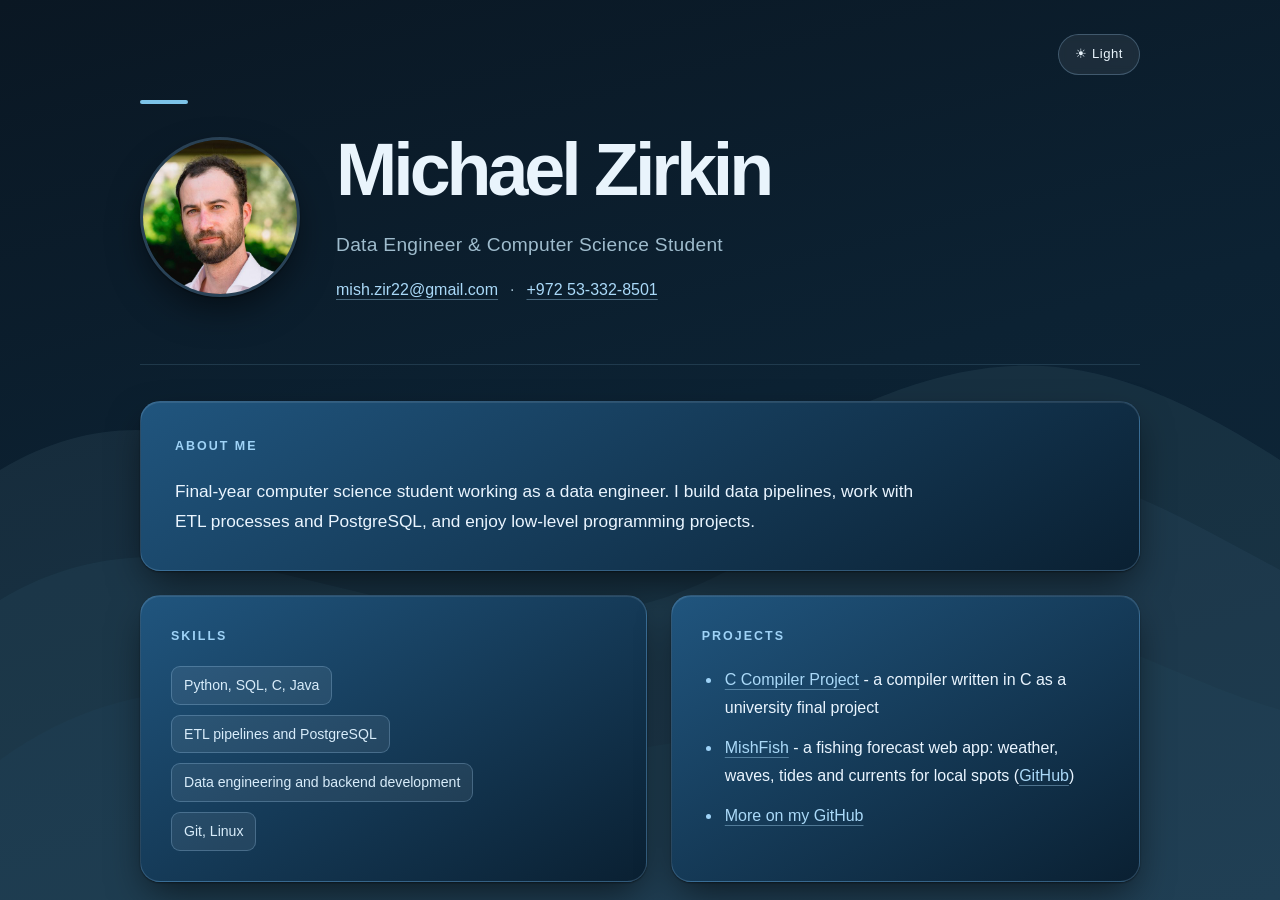
<file: index.html>
<!DOCTYPE html>
<html lang="en">
<head>
  <meta charset="UTF-8">
  <meta name="viewport" content="width=device-width, initial-scale=1.0">
  <title>Michael Zirkin</title>
  <script>
    (function () {
      var t = localStorage.getItem('theme');
      if (t !== 'light' && t !== 'dark') t = 'dark';
      document.documentElement.dataset.theme = t;
    })();
  </script>
  <link rel="stylesheet" href="style.css?v=ocean-4">
</head>
<body>
  <header>
    <button id="theme-toggle" type="button" aria-label="Switch to light mode"></button>
    <div class="hero">
      <img class="portrait" src="1-profile.jpg" width="160" height="160" alt="Portrait of Michael Zirkin">
      <div class="hero-text">
      <h1>Michael Zirkin</h1>
      <p class="tagline">Data Engineer &amp; Computer Science Student</p>
      <p class="contact">
        <a href="mailto:mish.zir22@gmail.com">mish.zir22@gmail.com</a>
        <span class="dot" aria-hidden="true">&middot;</span>
        <a href="tel:+972533328501">+972 53-332-8501</a>
      </p>
      </div>
    </div>
  </header>

  <main>
    <section id="about">
      <h2>About me</h2>
      <p>
        Final-year computer science student working as a data engineer.
        I build data pipelines, work with ETL processes and PostgreSQL,
        and enjoy low-level programming projects.
      </p>
    </section>

    <section id="skills">
      <h2>Skills</h2>
      <ul>
        <li>Python, SQL, C, Java</li>
        <li>ETL pipelines and PostgreSQL</li>
        <li>Data engineering and backend development</li>
        <li>Git, Linux</li>
      </ul>
    </section>

    <section id="projects">
      <h2>Projects</h2>
      <ul>
        <li>
          <a href="https://github.com/MishkaZK/OpenU-C-project-">C Compiler Project</a>
          - a compiler written in C as a university final project
        </li>
        <li>
          <a href="https://mishkazk.github.io/mishfish-forecast/">MishFish</a>
          - a fishing forecast web app: weather, waves, tides and currents for local spots
          (<a href="https://github.com/MishkaZK/mishfish-forecast">GitHub</a>)
        </li>
        <li>
          <a href="https://github.com/MishkaZK">More on my GitHub</a>
        </li>
      </ul>
    </section>

  </main>

  <script>
    (function () {
      var btn = document.getElementById('theme-toggle');
      function sync() {
        var dark = document.documentElement.dataset.theme !== 'light';
        btn.textContent = dark ? '\u2600 Light' : '\u263E Dark';
        btn.setAttribute('aria-label', dark ? 'Switch to light mode' : 'Switch to dark mode');
      }
      btn.addEventListener('click', function () {
        var next = document.documentElement.dataset.theme === 'light' ? 'dark' : 'light';
        document.documentElement.dataset.theme = next;
        localStorage.setItem('theme', next);
        sync();
      });
      sync();
    })();
  </script>
</body>
</html>
</file>
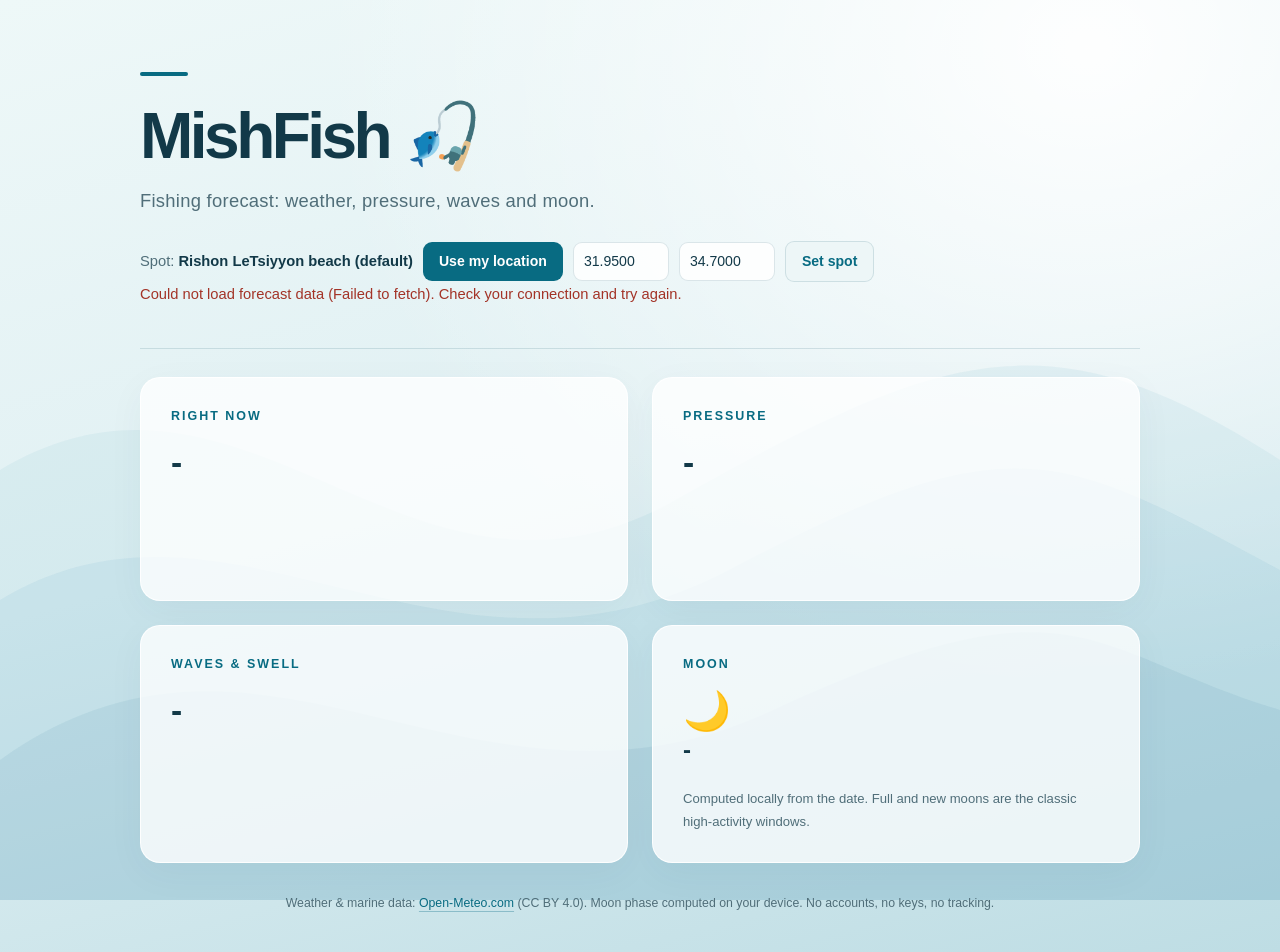
<file: mishfish/mishfish/mishfish/index.html>
<!DOCTYPE html>
<html lang="en">
<head>
<meta charset="UTF-8">
<meta name="viewport" content="width=device-width, initial-scale=1.0">
<title>MishFish - Fishing Forecast</title>
<meta name="description" content="Fishing forecast with live weather, barometric pressure trend, wave and swell trends, and moon phase.">
<style>
/* Ocean palette, same house style as the portfolio. No libraries, no tracking. */
:root {
  color-scheme: light;
  --ink: #123948;
  --muted: #506e79;
  --ocean: #086b82;
  --line: rgba(50, 110, 127, .17);
}
* { box-sizing: border-box; margin: 0; padding: 0; }
html { min-height: 100%; scroll-behavior: smooth; }
body {
  min-height: 100vh;
  font-family: -apple-system, BlinkMacSystemFont, "Segoe UI", sans-serif;
  color: var(--ink);
  line-height: 1.75;
  padding: 0 28px;
  background: #eef7f8;
  background-image:
    radial-gradient(ellipse at 85% 5%, rgba(255,255,255,.94), transparent 50%),
    linear-gradient(165deg, #eef8f8 0%, #e0f0f3 48%, #bedde4 100%);
}
body::before {
  content: "";
  position: fixed;
  inset: 0;
  z-index: -1;
  pointer-events: none;
  background: url("data:image/svg+xml,%3Csvg xmlns='http://www.w3.org/2000/svg' viewBox='0 0 1440 900' preserveAspectRatio='none'%3E%3Cpath d='M0 470C280 320 460 650 760 500S1180 310 1440 460V900H0Z' fill='%2395c8d5' opacity='.15'/%3E%3Cpath d='M0 600C260 460 500 720 820 570S1190 450 1440 570V900H0Z' fill='%236fadc2' opacity='.12'/%3E%3Cpath d='M0 760C300 570 530 850 870 710S1220 650 1440 710V900H0Z' fill='%234786a4' opacity='.10'/%3E%3C/svg%3E") center bottom / cover no-repeat;
}
header, main, footer { width: min(100%, 1000px); margin-inline: auto; }
header { position: relative; padding: 72px 0 40px; border-bottom: 1px solid var(--line); margin-bottom: 28px; }
header::before { content: ""; display: block; width: 48px; height: 4px; background: var(--ocean); border-radius: 10px; margin-bottom: 26px; }
h1 { font-size: clamp(2.4rem, 6vw, 4rem); line-height: 1.08; letter-spacing: -.055em; font-weight: 750; }
h1 .fish { letter-spacing: 0; }
.tagline { margin-top: 14px; color: var(--muted); font-size: clamp(1rem, 2vw, 1.15rem); letter-spacing: .015em; }
.locbar {
  margin-top: 24px; display: flex; flex-wrap: wrap; align-items: center; gap: 10px;
  color: var(--muted); font-size: .92rem;
}
.locbar .place { color: var(--ink); font-weight: 600; }
button {
  font: inherit; font-size: .88rem; font-weight: 650; cursor: pointer;
  color: #fff; background: var(--ocean); border: 0; border-radius: 9px; padding: 7px 16px;
}
button:hover { background: #00485d; }
button.ghost { color: var(--ocean); background: #edf6f7; border: 1px solid var(--line); }
button.ghost:hover { background: #dff0f2; }
.locbar input {
  font: inherit; font-size: .88rem; color: var(--ink); width: 96px;
  border: 1px solid var(--line); border-radius: 9px; padding: 6px 10px; background: rgba(255,255,255,.85);
}
main { display: grid; grid-template-columns: 1fr 1fr; gap: 24px; }
section { padding: 28px 30px; border: 1px solid rgba(255,255,255,.85); border-radius: 20px; background: rgba(255,255,255,.78); box-shadow: 0 10px 38px rgba(21,77,95,.045); }
h2 { font-size: .78rem; font-weight: 750; letter-spacing: .16em; text-transform: uppercase; color: var(--ocean); margin-bottom: 16px; }
.big { font-size: 2.1rem; font-weight: 720; letter-spacing: -.02em; line-height: 1.15; }
.big small { font-size: 1rem; font-weight: 600; color: var(--muted); letter-spacing: 0; }
.rows { margin-top: 12px; display: flex; flex-direction: column; gap: 7px; font-size: .95rem; }
.rows .k { color: var(--muted); }
.pill { display: inline-block; border-radius: 999px; padding: 3px 13px; font-size: .82rem; font-weight: 700; margin-top: 10px; }
.pill.up { background: #fdeaea; color: #a33327; }
.pill.down { background: #e7f4e4; color: #2e6b34; }
.pill.flat { background: #edf6f7; color: var(--muted); }
.note { margin-top: 12px; font-size: .82rem; color: var(--muted); }
.spark { margin-top: 14px; width: 100%; height: 64px; display: block; }
.spark polyline { fill: none; stroke: var(--ocean); stroke-width: 2; stroke-linejoin: round; stroke-linecap: round; }
.spark .now { fill: var(--ocean); }
.spark .base { stroke: var(--line); stroke-width: 1; }
.moonface { font-size: 2.4rem; line-height: 1; }
.err { grid-column: 1 / -1; color: #a33327; font-size: .92rem; display: none; }
a { color: var(--ocean); text-decoration-color: rgba(8,107,130,.32); text-underline-offset: 4px; }
a:hover { color: #00485d; text-decoration-color: currentColor; }
footer { text-align: center; padding: 30px 12px 38px; color: var(--muted); font-size: .77rem; }
@media (max-width: 640px) {
  body { padding-inline: 20px; }
  header { padding: 52px 0 30px; margin-bottom: 22px; }
  main { grid-template-columns: 1fr; gap: 16px; }
  section { padding: 22px; border-radius: 16px; }
  .big { font-size: 1.8rem; }
}
@media (prefers-reduced-motion: reduce) { html { scroll-behavior: auto; } }
</style>
</head>
<body>
<header>
  <h1>MishFish <span class="fish">🎣</span></h1>
  <p class="tagline">Fishing forecast: weather, pressure, waves and moon.</p>
  <div class="locbar">
    <span>Spot: <span class="place" id="place">locating...</span></span>
    <button id="geoBtn" type="button">Use my location</button>
    <input id="latIn" type="number" step="any" min="-90" max="90" placeholder="lat" aria-label="latitude">
    <input id="lonIn" type="number" step="any" min="-180" max="180" placeholder="lon" aria-label="longitude">
    <button id="setBtn" type="button" class="ghost">Set spot</button>
  </div>
  <div class="err" id="errBox"></div>
</header>

<main>
  <section id="now">
    <h2>Right now</h2>
    <div class="big" id="nowTemp">-</div>
    <div class="rows" id="nowRows"></div>
  </section>

  <section id="pressure">
    <h2>Pressure</h2>
    <div class="big" id="pNow">-</div>
    <div id="pTrend"></div>
    <svg class="spark" id="pSpark" viewBox="0 0 300 64" preserveAspectRatio="none" aria-hidden="true"></svg>
    <p class="note" id="pNote"></p>
  </section>

  <section id="waves">
    <h2>Waves &amp; swell</h2>
    <div class="big" id="wNow">-</div>
    <div id="wTrend"></div>
    <div class="rows" id="wRows"></div>
    <svg class="spark" id="wSpark" viewBox="0 0 300 64" preserveAspectRatio="none" aria-hidden="true"></svg>
  </section>

  <section id="moon">
    <h2>Moon</h2>
    <div class="moonface" id="mEmoji">🌙</div>
    <div class="big" id="mPhase" style="font-size:1.5rem; margin-top:6px;">-</div>
    <div class="rows" id="mRows"></div>
    <p class="note">Computed locally from the date. Full and new moons are the classic high-activity windows.</p>
  </section>
</main>

<footer>
  Weather &amp; marine data: <a href="https://open-meteo.com/" rel="noopener">Open-Meteo.com</a> (CC BY 4.0). Moon phase computed on your device. No accounts, no keys, no tracking.
</footer>

<script>
const DEFAULT = { lat: 31.95, lon: 34.70, label: "Rishon LeTsiyyon beach (default)" };
let SPOT = { ...DEFAULT };

const WMO = {0:"Clear sky",1:"Mainly clear",2:"Partly cloudy",3:"Overcast",45:"Fog",48:"Icy fog",51:"Light drizzle",53:"Drizzle",55:"Heavy drizzle",56:"Freezing drizzle",57:"Freezing drizzle",61:"Light rain",63:"Rain",65:"Heavy rain",66:"Freezing rain",67:"Freezing rain",71:"Light snow",73:"Snow",75:"Heavy snow",77:"Snow grains",80:"Light showers",81:"Showers",82:"Heavy showers",85:"Snow showers",86:"Snow showers",95:"Thunderstorm",96:"Thunderstorm, hail",99:"Thunderstorm, heavy hail"};

const $ = id => document.getElementById(id);
const fmt = (v, d=1) => (v === null || v === undefined || isNaN(v)) ? "-" : (+v).toFixed(d);
const degToCompass = d => ["N","NNE","NE","ENE","E","ESE","SE","SSE","S","SSW","SW","WSW","W","WNW","NW","NNW"][Math.round(d/22.5)%16];
const kmhToKn = k => k * 0.539957;

function hourIndex(times) {
  const now = Date.now();
  let best = 0, bestDiff = Infinity;
  times.forEach((t, i) => {
    const diff = Math.abs(new Date(t).getTime() - now);
    if (diff < bestDiff) { bestDiff = diff; best = i; }
  });
  return best;
}

function trend(nowV, pastV, unit, thresh, invert) {
  if (nowV === null || pastV === null || nowV === undefined || pastV === undefined) return "";
  const d = nowV - pastV;
  let cls = "flat", arrow = "→", word = "Steady";
  if (d > thresh) { cls = invert ? "down" : "up"; arrow = "↑"; word = "Rising"; }
  else if (d < -thresh) { cls = invert ? "up" : "down"; arrow = "↓"; word = "Falling"; }
  const sign = d > 0 ? "+" : "";
  return `<span class="pill ${cls}">${arrow} ${word} ${sign}${fmt(d,1)} ${unit} / 3h</span>`;
}

function spark(svg, values, times, idx) {
  const vals = values.filter(v => v !== null && v !== undefined);
  if (!vals.length) { svg.innerHTML = ""; return; }
  const min = Math.min(...vals), max = Math.max(...vals), span = (max - min) || 1;
  const W = 300, H = 64, pad = 6;
  const n = values.length;
  const pts = values.map((v, i) => {
    if (v === null || v === undefined) return null;
    const x = pad + (i / (n - 1)) * (W - 2 * pad);
    const y = H - pad - ((v - min) / span) * (H - 2 * pad);
    return [x, y];
  });
  let d = "", started = false;
  pts.forEach(p => { if (!p) { started = false; return; } d += (started ? "L" : "M") + p[0].toFixed(1) + " " + p[1].toFixed(1) + " "; started = true; });
  const nowP = pts[idx];
  svg.innerHTML =
    `<line class="base" x1="${pad}" y1="${H-pad}" x2="${W-pad}" y2="${H-pad}"></line>` +
    `<path d="${d}" style="fill:none;stroke:var(--ocean);stroke-width:2;stroke-linejoin:round;stroke-linecap:round"></path>` +
    (nowP ? `<circle class="now" cx="${nowP[0].toFixed(1)}" cy="${nowP[1].toFixed(1)}" r="3.5"></circle>` : "");
}

function moonInfo(date) {
  const synodic = 29.53058867;
  const known = Date.UTC(2000, 0, 6, 18, 14); // known new moon
  const age = (((date.getTime() - known) / 86400000) % synodic + synodic) % synodic;
  const illum = (1 - Math.cos(2 * Math.PI * age / synodic)) / 2;
  const phases = [
    [1.84566, "New moon", "🌑"], [5.53699, "Waxing crescent", "🌒"], [9.22831, "First quarter", "🌓"],
    [12.91963, "Waxing gibbous", "🌔"], [16.61096, "Full moon", "🌕"], [20.30228, "Waning gibbous", "🌖"],
    [23.99361, "Last quarter", "🌗"], [27.68493, "Waning crescent", "🌘"], [synodic + 1, "New moon", "🌑"]
  ];
  const [, name, emoji] = phases.find(p => age < p[0]);
  const waxing = age < synodic / 2;
  const toFull = ((synodic / 2) - age + synodic) % synodic;
  const toNew = (synodic - age) % synodic;
  return { age, illum, name, emoji, waxing, toFull, toNew };
}

function renderMoon() {
  const m = moonInfo(new Date());
  $("mEmoji").textContent = m.emoji;
  $("mPhase").textContent = m.name;
  $("mRows").innerHTML =
    `<div><span class="k">Illumination:</span> ${Math.round(m.illum * 100)}%</div>` +
    `<div><span class="k">Moon age:</span> ${fmt(m.age,1)} days</div>` +
    `<div><span class="k">Trend:</span> ${m.waxing ? "Waxing (growing toward full)" : "Waning (shrinking toward new)"}</div>` +
    `<div><span class="k">Next full moon:</span> in ${Math.ceil(m.toFull)} day${Math.ceil(m.toFull) === 1 ? "" : "s"}</div>` +
    `<div><span class="k">Next new moon:</span> in ${Math.ceil(m.toNew)} day${Math.ceil(m.toNew) === 1 ? "" : "s"}</div>`;
}

function showErr(msg) { const e = $("errBox"); e.textContent = msg; e.style.display = msg ? "block" : "none"; }

async function load(spot) {
  showErr("");
  $("place").textContent = spot.label;
  $("latIn").value = spot.lat.toFixed(4);
  $("lonIn").value = spot.lon.toFixed(4);
  const fUrl = `https://api.open-meteo.com/v1/forecast?latitude=${spot.lat}&longitude=${spot.lon}` +
    `&current=temperature_2m,weather_code,wind_speed_10m,wind_direction_10m,wind_gusts_10m` +
    `&hourly=pressure_msl&past_days=1&forecast_days=2&timezone=auto&wind_speed_unit=kmh`;
  const mUrl = `https://marine-api.open-meteo.com/v1/marine?latitude=${spot.lat}&longitude=${spot.lon}` +
    `&hourly=wave_height,wave_period,wave_direction,swell_wave_height,swell_wave_period,swell_wave_direction,sea_surface_temperature` +
    `&past_days=1&forecast_days=2&timezone=auto`;
  let fc, mc;
  try {
    [fc, mc] = await Promise.all([
      fetch(fUrl).then(r => { if (!r.ok) throw new Error("weather " + r.status); return r.json(); }),
      fetch(mUrl).then(r => { if (!r.ok) throw new Error("marine " + r.status); return r.json(); })
    ]);
  } catch (e) {
    showErr("Could not load forecast data (" + e.message + "). Check your connection and try again.");
    return;
  }

  // Right now
  const c = fc.current;
  $("nowTemp").innerHTML = `${fmt(c.temperature_2m,1)}<small> °C · ${WMO[c.weather_code] || "Weather code " + c.weather_code}</small>`;
  $("nowRows").innerHTML =
    `<div><span class="k">Wind:</span> ${fmt(c.wind_speed_10m,0)} km/h (${fmt(kmhToKn(c.wind_speed_10m),0)} kn) from ${degToCompass(c.wind_direction_10m)} (${Math.round(c.wind_direction_10m)}°)</div>` +
    `<div><span class="k">Gusts:</span> ${fmt(c.wind_gusts_10m,0)} km/h</div>`;

  // Pressure
  const pTimes = fc.hourly.time, pVals = fc.hourly.pressure_msl;
  const pi = hourIndex(pTimes);
  const pNow = pVals[pi], p3 = pVals[Math.max(0, pi - 3)];
  $("pNow").innerHTML = `${fmt(pNow,1)}<small> hPa (sea level)</small>`;
  $("pTrend").innerHTML = trend(pNow, p3, "hPa", 0.7, false);
  spark($("pSpark"), pVals.slice(Math.max(0, pi - 23), pi + 1), pTimes, Math.min(23, pi));
  const pDiff = (pNow !== null && p3 !== null) ? pNow - p3 : 0;
  $("pNote").textContent = pDiff < -0.7
    ? "Falling pressure often turns fish on. Good window."
    : pDiff > 0.7
    ? "Rising pressure can slow the bite right after a front, then settle into decent fishing."
    : "Stable pressure, fish keep their usual pattern.";

  // Waves
  const wVals = mc.hourly.wave_height;
  const hasMarine = wVals && wVals.some(v => v !== null);
  if (hasMarine) {
    const wTimes = mc.hourly.time;
    const wi = hourIndex(wTimes);
    const h = mc.hourly;
    const wNow = h.wave_height[wi], w3 = h.wave_height[Math.max(0, wi - 3)];
    $("wNow").innerHTML = `${fmt(wNow,2)}<small> m waves · ${fmt(h.wave_period[wi],0)} s period</small>`;
    $("wTrend").innerHTML = trend(wNow, w3, "m", 0.1, false);
    $("wRows").innerHTML =
      `<div><span class="k">Wave direction:</span> ${degToCompass(h.wave_direction[wi])} (${Math.round(h.wave_direction[wi])}°)</div>` +
      `<div><span class="k">Swell:</span> ${fmt(h.swell_wave_height[wi],2)} m · ${fmt(h.swell_wave_period[wi],0)} s from ${degToCompass(h.swell_wave_direction[wi])}</div>` +
      `<div><span class="k">Sea temperature:</span> ${fmt(h.sea_surface_temperature[wi],1)} °C</div>`;
    spark($("wSpark"), h.wave_height.slice(Math.max(0, wi - 23), wi + 1), wTimes, Math.min(23, wi));
  } else {
    $("wNow").textContent = "-";
    $("wTrend").innerHTML = "";
    $("wRows").innerHTML = `<div>No marine data for this spot. It may be too far inland - try a point closer to the coast.</div>`;
    spark($("wSpark"), [], [], 0);
  }

  renderMoon();
}

$("geoBtn").addEventListener("click", () => {
  if (!navigator.geolocation) { showErr("Geolocation is not supported by this browser."); return; }
  $("place").textContent = "locating...";
  navigator.geolocation.getCurrentPosition(
    pos => load({ lat: pos.coords.latitude, lon: pos.coords.longitude, label: "your location" }),
    err => {
      load({ ...DEFAULT });
      showErr("Location unavailable (" + err.message + "). Showing the default spot - enter coordinates to pick another.");
    },
    { timeout: 10000, maximumAge: 300000 }
  );
});

$("setBtn").addEventListener("click", () => {
  const lat = parseFloat($("latIn").value), lon = parseFloat($("lonIn").value);
  if (isNaN(lat) || isNaN(lon) || lat < -90 || lat > 90 || lon < -180 || lon > 180) {
    showErr("Enter a valid latitude (-90..90) and longitude (-180..180).");
    return;
  }
  load({ lat, lon, label: `${lat.toFixed(3)}, ${lon.toFixed(3)}` });
});

load({ ...DEFAULT });
$("geoBtn").click();
</script>
</body>
</html>
</file>
<file: style.css>
/* Ocean palette. No libraries, tracking, or external image requests.
   Night mode is the default; the header toggle switches themes and the
   choice is remembered in localStorage. Every card carries its own blue
   grade, bright to dark, and floats above the background. */
:root, [data-theme="dark"] {
  color-scheme: dark;
  --ink: #e9f4fc;
  --muted: #9fbccd;
  --ocean: #7cc3e8;
  --line: rgba(140, 190, 225, .16);
  --page-1: #0a1723;
  --page-2: #0c2233;
  --page-3: #10293c;
  --wave-opacity: .55;
  /* per-card blue grade: bright -> dark inside each card */
  --card-hi: #20557e;
  --card-lo: #0a2032;
  --card-ink: #eaf5ff;
  --card-muted: #bcd8ec;
  --card-heading: #9fd3f7;
  --card-border: rgba(150, 200, 240, .22);
  --chip-bg: rgba(255, 255, 255, .07);
  --chip-border: rgba(160, 205, 240, .28);
  --chip-ink: #d8ecfa;
  --link: #aad9f8;
  --link-hover: #ffffff;
  --shadow-pop: 0 1px 2px rgba(0, 0, 0, .45), 0 16px 38px -8px rgba(0, 0, 0, .6), inset 0 1px 0 rgba(255, 255, 255, .09);
  --shadow-pop-hover: 0 2px 4px rgba(0, 0, 0, .5), 0 24px 48px -10px rgba(0, 0, 0, .66), inset 0 1px 0 rgba(255, 255, 255, .12);
}
[data-theme="light"] {
  color-scheme: light;
  --ink: #123948;
  --muted: #3f5d6a;
  --ocean: #086b82;
  --line: rgba(50, 110, 127, .17);
  --page-1: #eef8f8;
  --page-2: #e0f0f3;
  --page-3: #bedde4;
  --wave-opacity: 1;
  --card-hi: #eaf5fe;
  --card-lo: #9ccbf0;
  --card-ink: #123948;
  --card-muted: #31596b;
  --card-heading: #075e74;
  --card-border: rgba(255, 255, 255, .6);
  --chip-bg: rgba(255, 255, 255, .55);
  --chip-border: rgba(16, 52, 84, .14);
  --chip-ink: #17475c;
  --link: #075e74;
  --link-hover: #00485d;
  --shadow-pop: 0 1px 2px rgba(16, 52, 84, .12), 0 14px 34px -8px rgba(16, 52, 84, .30), inset 0 1px 0 rgba(255, 255, 255, .55);
  --shadow-pop-hover: 0 2px 4px rgba(16, 52, 84, .14), 0 22px 44px -10px rgba(16, 52, 84, .38), inset 0 1px 0 rgba(255, 255, 255, .6);
}
* { box-sizing: border-box; margin: 0; padding: 0; }
html { min-height: 100%; scroll-behavior: smooth; }
body {
  min-height: 100vh;
  font-family: -apple-system, BlinkMacSystemFont, "Segoe UI", sans-serif;
  color: var(--ink);
  line-height: 1.75;
  padding: 0 28px;
  background: var(--page-1);
  background-image: linear-gradient(165deg, var(--page-1) 0%, var(--page-2) 48%, var(--page-3) 100%);
}
body::before {
  content: "";
  position: fixed;
  inset: 0;
  z-index: -1;
  pointer-events: none;
  opacity: var(--wave-opacity);
  background: url("data:image/svg+xml,%3Csvg xmlns='http://www.w3.org/2000/svg' viewBox='0 0 1440 900' preserveAspectRatio='none'%3E%3Cpath d='M0 470C280 320 460 650 760 500S1180 310 1440 460V900H0Z' fill='%2395c8d5' opacity='.15'/%3E%3Cpath d='M0 600C260 460 500 720 820 570S1190 450 1440 570V900H0Z' fill='%236fadc2' opacity='.12'/%3E%3Cpath d='M0 760C300 570 530 850 870 710S1220 650 1440 710V900H0Z' fill='%234786a4' opacity='.10'/%3E%3C/svg%3E") center bottom / cover no-repeat;
}
header, main, footer { width: min(100%, 1000px); margin-inline: auto; }
header { position: relative; padding: 100px 0 60px; border-bottom: 1px solid var(--line); margin-bottom: 36px; }
header::before { content: ""; display: block; width: 48px; height: 4px; background: var(--ocean); border-radius: 10px; margin-bottom: 26px; }
h1 { font-size: clamp(2.6rem, 6vw, 4.6rem); line-height: 1.08; letter-spacing: -.055em; font-weight: 750; }
.tagline { margin-top: 19px; color: var(--muted); font-size: clamp(1rem, 2vw, 1.2rem); letter-spacing: .015em; }
#theme-toggle {
  position: absolute;
  top: 34px;
  right: 0;
  font: inherit;
  font-size: .82rem;
  letter-spacing: .04em;
  color: var(--ink);
  background: var(--chip-bg);
  border: 1px solid var(--chip-border);
  border-radius: 999px;
  padding: 8px 16px;
  cursor: pointer;
  backdrop-filter: blur(4px);
  transition: transform .18s ease, border-color .18s ease;
}
#theme-toggle:hover { transform: translateY(-2px); border-color: var(--ocean); }
#theme-toggle:focus-visible { outline: 2px solid var(--ocean); outline-offset: 4px; }
main { display: grid; grid-template-columns: 1.08fr 1fr; gap: 24px; }
section {
  padding: 30px;
  border: 1px solid var(--card-border);
  border-radius: 20px;
  color: var(--card-ink);
  background: linear-gradient(150deg, var(--card-hi) 0%, var(--card-lo) 100%);
  box-shadow: var(--shadow-pop);
  transition: transform .18s ease, box-shadow .18s ease;
}
section:hover { transform: translateY(-3px); box-shadow: var(--shadow-pop-hover); }
#about { grid-column: 1 / -1; padding: 34px; }
#about p { max-width: 760px; font-size: 1.08rem; }
h2 { font-size: .78rem; font-weight: 750; letter-spacing: .16em; text-transform: uppercase; color: var(--card-heading); margin-bottom: 18px; }
section p, section li { color: var(--card-ink); }
ul { padding-left: 20px; }
li { margin-bottom: 12px; padding-left: 3px; }
li:last-child { margin-bottom: 0; }
li::marker { color: var(--card-heading); }
#skills ul { list-style: none; padding: 0; display: flex; flex-direction: column; gap: 10px; align-items: flex-start; }
#skills li { margin: 0; border: 1px solid var(--chip-border); background: var(--chip-bg); color: var(--chip-ink); border-radius: 9px; padding: 6px 12px; font-size: .88rem; }
.contact { margin-top: 14px; display: flex; flex-wrap: wrap; gap: 4px 12px; font-size: 1rem; }
.contact .dot { color: var(--muted); }
a { color: var(--link); text-decoration-color: color-mix(in srgb, var(--link) 40%, transparent); text-underline-offset: 4px; overflow-wrap: anywhere; }
a:hover { color: var(--link-hover); text-decoration-color: currentColor; }
a:focus-visible { outline: 2px solid var(--link); outline-offset: 5px; border-radius: 3px; }
footer { text-align: center; padding: 34px 0 40px; color: var(--muted); font-size: .77rem; }
@media (max-width: 640px) {
  body { padding-inline: 20px; }
  header { padding: 84px 0 34px; margin-bottom: 24px; }
  header::before { margin-bottom: 22px; }
  #theme-toggle { top: 22px; }
  h1 { font-size: 2.8rem; }
  .tagline { max-width: 280px; line-height: 1.6; }
  main { grid-template-columns: 1fr; gap: 16px; }
  section, #about { padding: 24px; border-radius: 16px; }
  #about p { font-size: 1rem; }
  .contact { flex-direction: column; gap: 0; }
  .contact .dot { display: none; }
  footer { padding: 28px 12px 32px; }
}
.hero { display: flex; align-items: center; gap: 36px; }
.portrait { width: 160px; height: 160px; flex: none; border-radius: 50%; object-fit: cover; border: 3px solid var(--card-border); box-shadow: var(--shadow-pop); }
@media (max-width: 640px) { .hero { flex-direction: column; align-items: flex-start; gap: 22px; } .portrait { width: 120px; height: 120px; } }
@media (prefers-reduced-motion: reduce) { html { scroll-behavior: auto; } section, #theme-toggle, section:hover { transition: none; transform: none; } }
</file>
